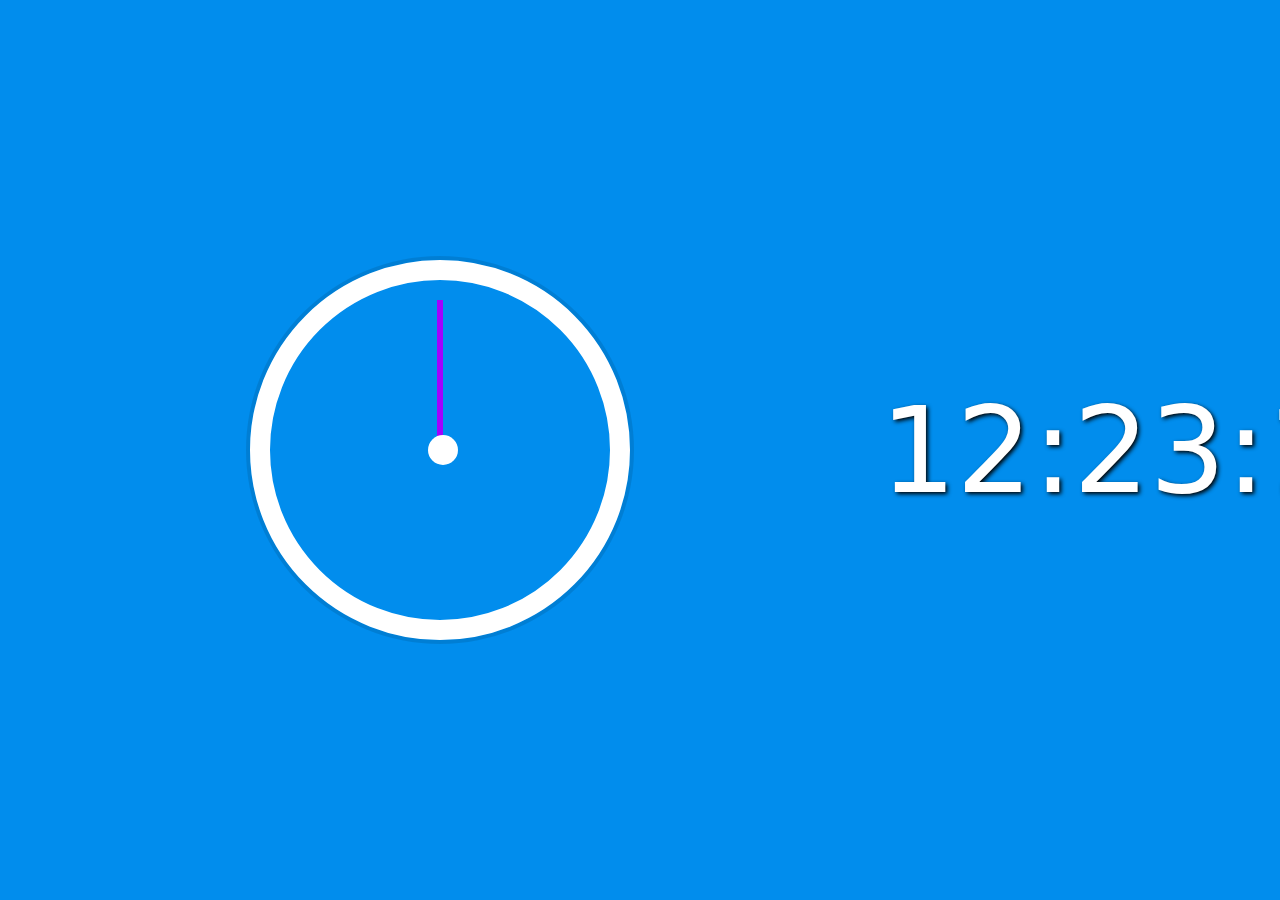
<file: Digital Clock/index.html>
<!DOCTYPE html>
<html lang="en">
<head>
    <meta charset="UTF-8">
    <meta http-equiv="X-UA-Compatible" content="ie=edge">
    <meta name="viewport" content="width=device-width, initial-scale=1.0">
    <title>Digital Clock</title>
    <link rel="stylesheet" href="clock-style.css">
    <script src="clock.js" defer></script>
</head>
<body>
    <div class="clock">
        <div class="clock-face">
            <div class="hand hour-hand"></div>
            <div class="hand min-hand"></div>
            <div class="hand second-hand"></div>
            <div class="button"></div>
        </div>
    </div>
    <div class="digital-clock">
        <div class="time">12:23:12</div>
    </div>
</body>
</html>
</file>
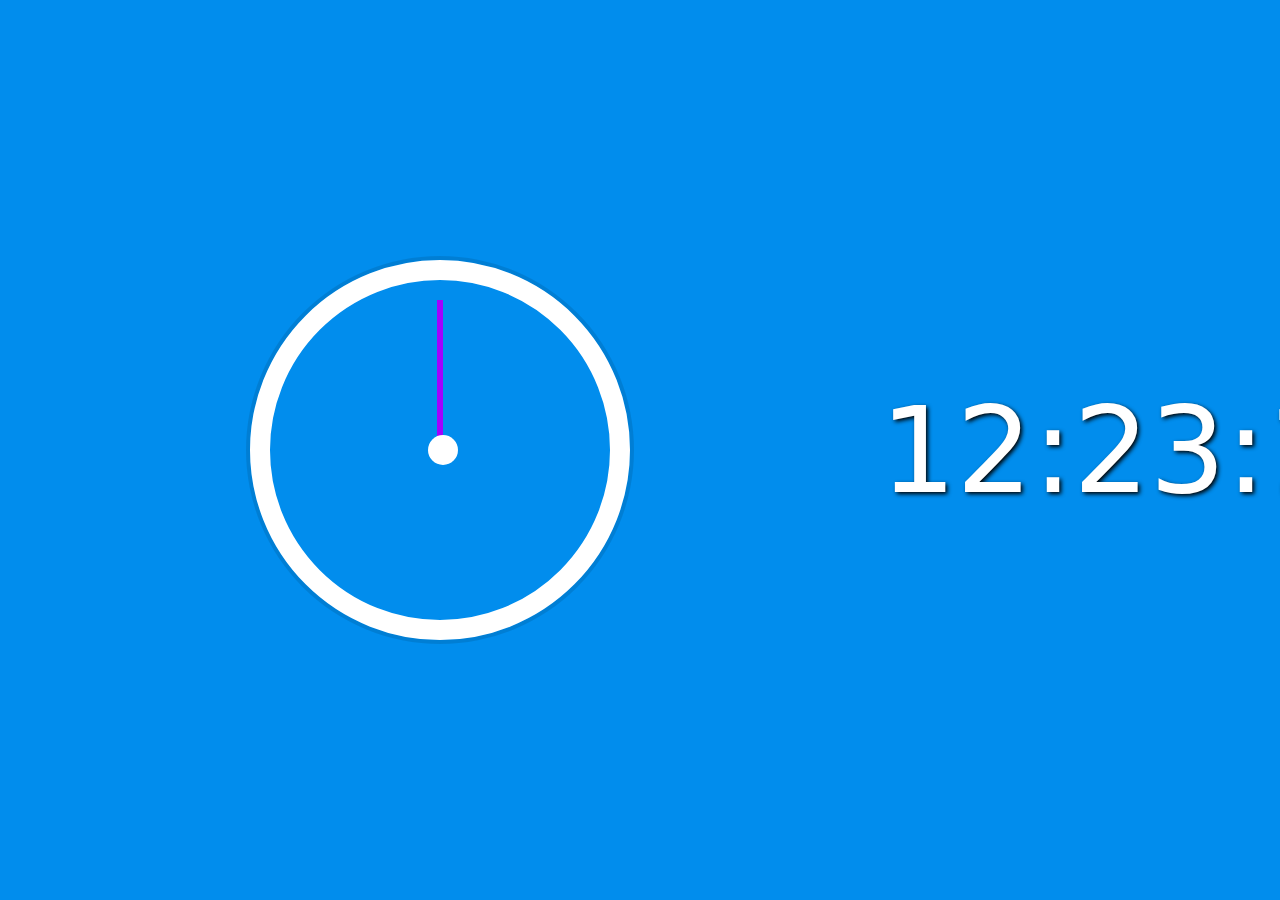
<file: Digital Clock/digital-clock-face.html>
<!DOCTYPE html>
<html lang="en">
<head>
    <meta charset="UTF-8">
    <meta http-equiv="X-UA-Compatible" content="ie=edge">
    <meta name="viewport" content="width=device-width, initial-scale=1.0">
    <title>Digital Clock</title>
    <link rel="stylesheet" href="clock-style.css">
    <script src="clock.js" defer></script>
</head>
<body>
    <div class="clock">
        <div class="clock-face">
            <div class="hand hour-hand"></div>
            <div class="hand min-hand"></div>
            <div class="hand second-hand"></div>
            <div class="button"></div>
        </div>
    </div>
    <div class="digital-clock">
        <div class="time">12:23:12</div>
    </div>
</body>
</html>
</file>
<file: Digital Clock/clock-style.css>
@font-face {
    font-family: digital-font;
    src: url(digital-7.ttf);
}
html {
    background: #018ded url(https://th.bing.com/th/id/R.57478269dc07f25f49281b87fb541fcb?rik=XHIBOB%2fdhyppuQ&pid=ImgRaw&r=0);
    background-size: cover;
    font-family: 'helvetica neue';
    text-align: center;
    font-size: 10px;
}
body {
    margin: 0;
    font-size: 2rem;
    display: flex;
    flex: 1;
    min-height: 100vh;
    align-items: center;
}
.clock {
    width: 30rem;
    height: 30rem;
    border: 20px solid white;
    border-radius: 50%;
    margin: 50px auto;
    padding: 2rem;
    box-shadow: 0 0 0 4px rgba(0,0,0,0.1);
    inset: 0 0 0 3px #efefefef;
    inset: 0 0 10px black, 0 0 10px rgba(0,0,0,0.2);
}
.clock-face {
    position: relative;
    width: 100%;
    height: 100%;
    transform: translateY(-3px);
}
.hand {
    width: 50%;
    height: 6px;
    background: rgb(68,0,255);
    position: absolute;
    top: 50%;
    transform-origin: 100%;
    transform: rotate(90deg);
    transition: all .05s;
    transition-timing-function: cubic-bezier(0.1, 2.7, 0.58, 1);
    box-shadow: 3px, 3px, 3px, 3px, rgba(53, 53, 53, .5);
}
.button {
    width: 10%;
    height: 10%;
    position: absolute;
    top: 46%;
    left: 46%;
    border-radius: 50%;
    background-color: white;
    box-shadow: 3px, 3px, 3px, 3px, rgba(53, 53, 53, .5);
}
.hour-hand {
width: 30%;
right: 50%;
}
.second-hand {
    background: rgb(162, 0, 255);
}
.digital-clock {
    font-family: system-ui, -apple-system, BlinkMacSystemFont, 'Segoe UI', Roboto, Oxygen, Ubuntu, Cantarell, 'Open Sans', 'Helvetica Neue', sans-serif;
    font-size: 12rem;
    color: white;
    width: 400px;
}
.time {
    padding-right: 20px;
    text-shadow: 2px 2px 4px black;
    
}
</file>
